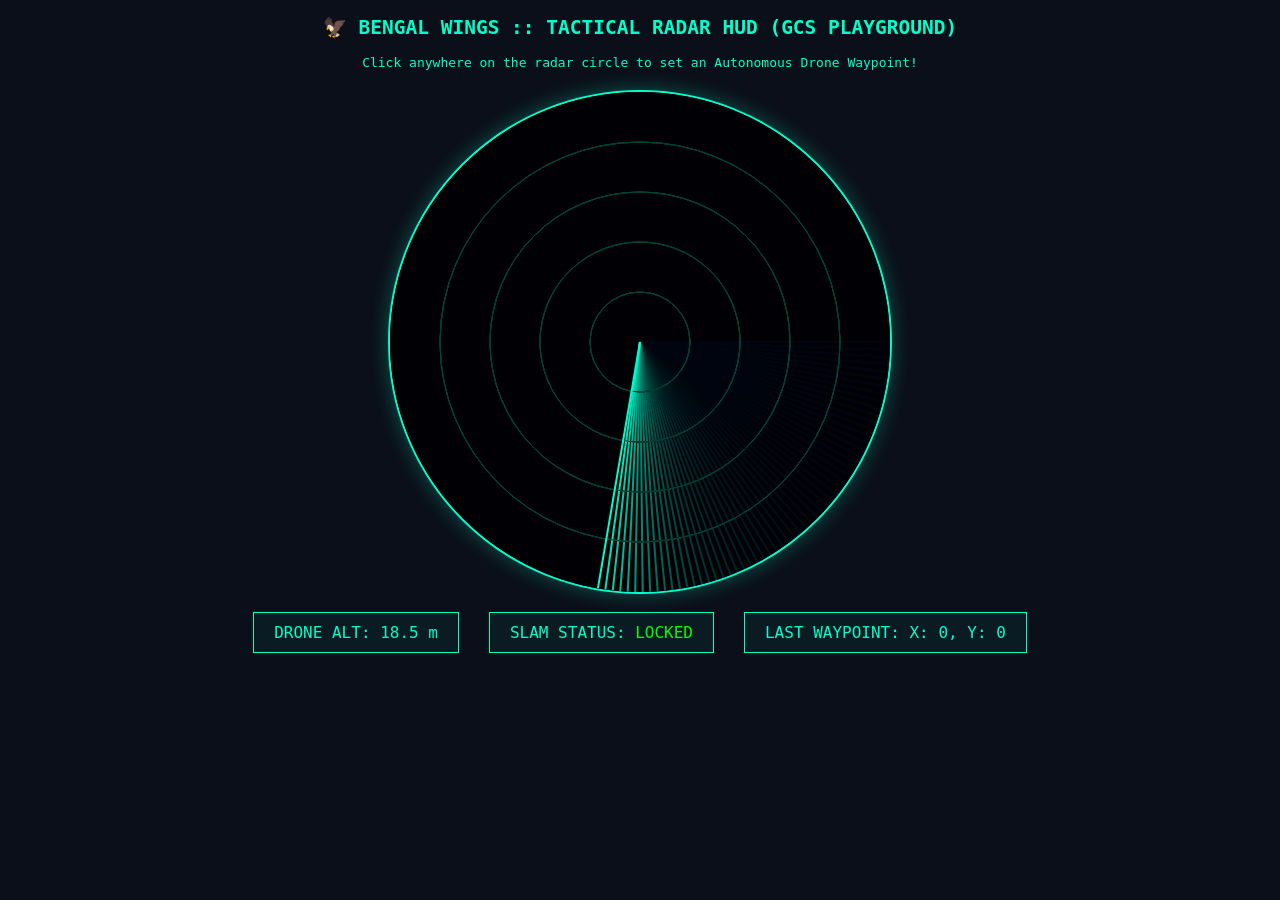
<file: playground/04_radar_tactical_dashboard.html>
<!-- Save as 04_radar_tactical_dashboard.html and open in any web browser -->
<!DOCTYPE html>
<html lang="en">
<head>
    <meta charset="UTF-8">
    <title>Bengal Wings - Tactical Radar Dashboard</title>
    <style>
        body { background-color: #0b0f19; color: #00ffcc; font-family: monospace; text-align: center; margin: 0; }
        #canvas-container { margin-top: 20px; }
        canvas { border: 2px solid #00ffcc; background-color: #050811; border-radius: 50%; box-shadow: 0 0 20px rgba(0,255,204,0.3); }
        .hud-panel { display: flex; justify-content: center; gap: 30px; margin-top: 15px; font-size: 16px; }
        .panel-box { border: 1px solid #00ffcc; padding: 10px 20px; background: rgba(0,255,204,0.05); }
    </style>
</head>
<body>

    <h2>🦅 BENGAL WINGS :: TACTICAL RADAR HUD (GCS PLAYGROUND)</h2>
    <p>Click anywhere on the radar circle to set an Autonomous Drone Waypoint!</p>

    <div id="canvas-container">
        <canvas id="radar" width="500" height="500"></canvas>
    </div>

    <div class="hud-panel">
        <div class="panel-box">DRONE ALT: <span id="alt">18.5</span> m</div>
        <div class="panel-box">SLAM STATUS: <span style="color: #00ff00;">LOCKED</span></div>
        <div class="panel-box">LAST WAYPOINT: <span id="wpt">X: 0, Y: 0</span></div>
    </div>

    <script>
        const canvas = document.getElementById('radar');
        const ctx = canvas.getContext('2d');
        const center = canvas.width / 2;
        let angle = 0;
        let waypoints = [];

        function drawRadar() {
            ctx.fillStyle = 'rgba(5, 8, 17, 0.1)';
            ctx.fillRect(0, 0, canvas.width, canvas.height);

            // Draw Radar Circles
            ctx.strokeStyle = '#004433';
            ctx.lineWidth = 1;
            for (let r = 50; r < center; r += 50) {
                ctx.beginPath();
                ctx.arc(center, center, r, 0, 2 * Math.PI);
                ctx.stroke();
            }

            // Draw Sweeping Line
            ctx.strokeStyle = '#00ffcc';
            ctx.lineWidth = 2;
            ctx.beginPath();
            ctx.moveTo(center, center);
            ctx.lineTo(center + center * Math.cos(angle), center + center * Math.sin(angle));
            ctx.stroke();

            // Draw User Placed Waypoints
            waypoints.forEach((wpt, idx) => {
                ctx.fillStyle = '#ff3366';
                ctx.beginPath();
                ctx.arc(wpt.x, wpt.y, 6, 0, 2 * Math.PI);
                ctx.fill();
                ctx.fillText(`WPT ${idx+1}`, wpt.x + 8, wpt.y + 4);
            });

            angle += 0.03;
            requestAnimationFrame(drawRadar);
        }

        canvas.addEventListener('click', (e) => {
            const rect = canvas.getBoundingClientRect();
            const x = e.clientX - rect.left;
            const y = e.clientY - rect.top;
            waypoints.push({x, y});
            
            // Map Screen pixels to local meter grid
            let meterX = ((x - center) / 10).toFixed(2);
            let meterY = ((center - y) / 10).toFixed(2);
            document.getElementById('wpt').innerText = `X: ${meterX}m, Y: ${meterY}m`;
        });

        drawRadar();
    </script>
</body>
</html>
</file>
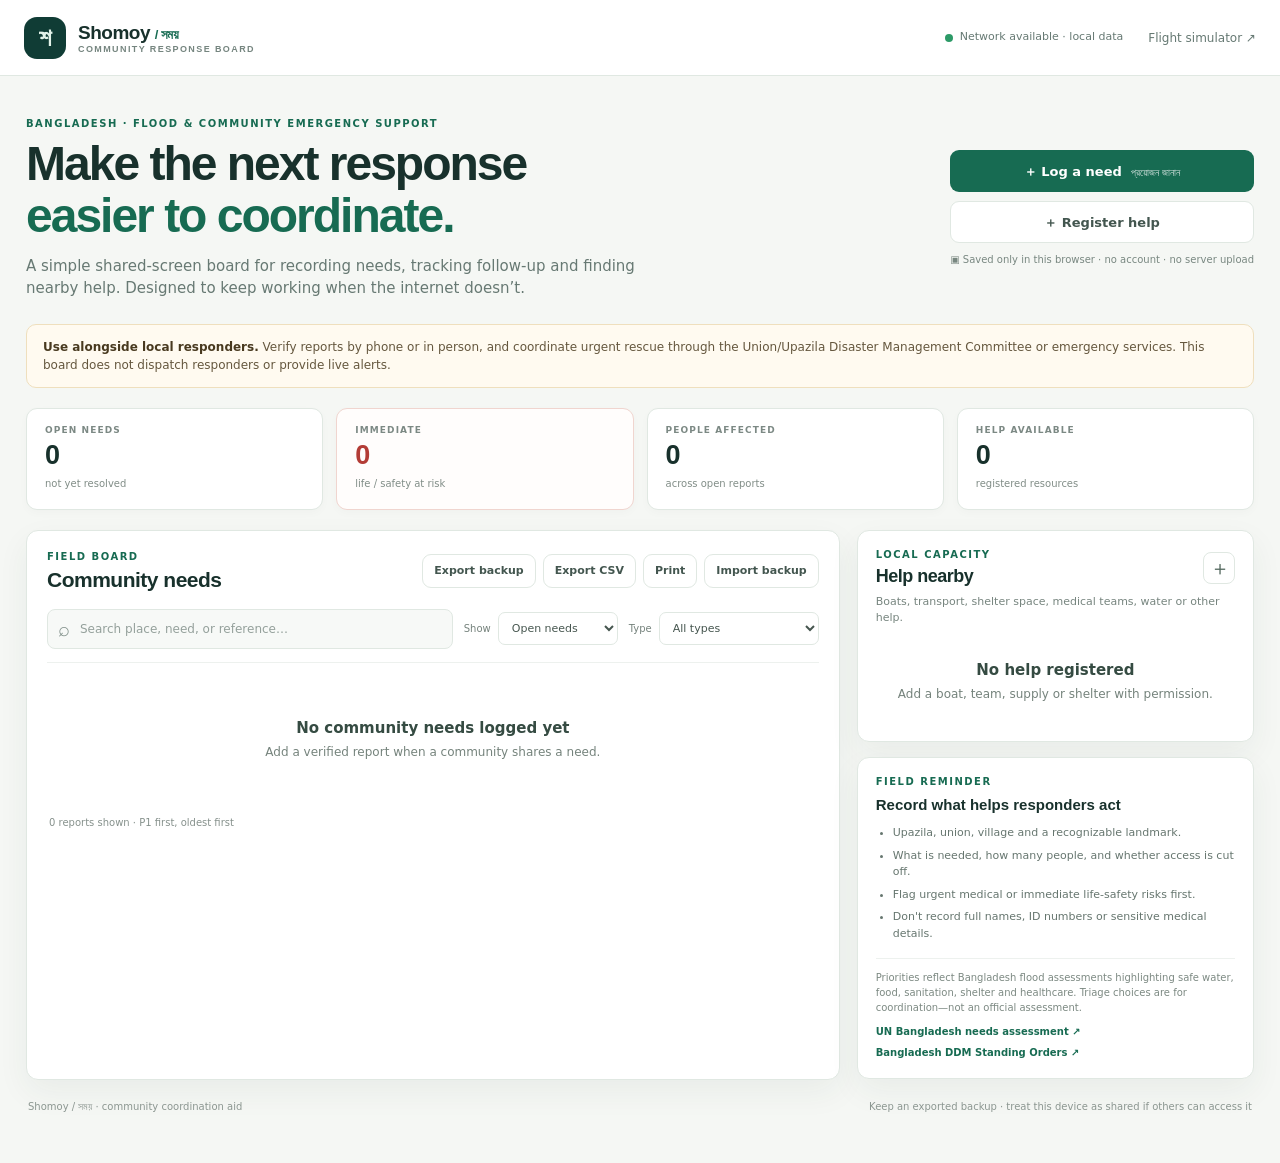
<file: gcs/web/response.html>
<!doctype html>
<html lang="en">
<head>
  <meta charset="utf-8">
  <meta name="viewport" content="width=device-width, initial-scale=1">
  <meta name="theme-color" content="#103c35">
  <meta name="description" content="An offline-capable, locally stored flood response board for community volunteers in Bangladesh.">
  <title>Shomoy — Community Response Board</title>
  <link rel="stylesheet" href="response.css">
</head>
<body>
  <header class="topbar">
    <a class="brand" href="response.html" aria-label="Shomoy response board home">
      <span class="brand-mark" aria-hidden="true">শ</span>
      <span><strong>Shomoy <small>/ সময়</small></strong><em>COMMUNITY RESPONSE BOARD</em></span>
    </a>
    <div class="top-actions">
      <span id="connection-state" class="connection"><i></i><span>Checking…</span></span>
      <a class="quiet-link" href="/" title="Open the Bengal Wings simulation dashboard">Flight simulator <span aria-hidden="true">↗</span></a>
    </div>
  </header>

  <main class="shell">
    <section class="intro">
      <div>
        <p class="eyebrow">BANGLADESH · FLOOD & COMMUNITY EMERGENCY SUPPORT</p>
        <h1>Make the next response<br><span>easier to coordinate.</span></h1>
        <p class="lede">A simple shared-screen board for recording needs, tracking follow-up and finding nearby help. Designed to keep working when the internet doesn’t.</p>
      </div>
      <div class="intro-actions">
        <button class="button primary" id="new-request">＋ Log a need <span lang="bn">প্রয়োজন জানান</span></button>
        <button class="button secondary" id="new-resource">＋ Register help</button>
        <div class="privacy-note"><span aria-hidden="true">▣</span> Saved only in this browser · no account · no server upload</div>
      </div>
    </section>

    <div class="notice" role="note">
      <strong>Use alongside local responders.</strong> Verify reports by phone or in person, and coordinate urgent rescue through the Union/Upazila Disaster Management Committee or emergency services. This board does not dispatch responders or provide live alerts.
    </div>

    <section class="metrics" aria-label="Board summary">
      <article class="metric"><span>OPEN NEEDS</span><strong id="metric-open">0</strong><small>not yet resolved</small></article>
      <article class="metric urgent"><span>IMMEDIATE</span><strong id="metric-critical">0</strong><small>life / safety at risk</small></article>
      <article class="metric"><span>PEOPLE AFFECTED</span><strong id="metric-people">0</strong><small>across open reports</small></article>
      <article class="metric"><span>HELP AVAILABLE</span><strong id="metric-resources">0</strong><small>registered resources</small></article>
    </section>

    <section class="workspace">
      <div class="board panel">
        <div class="panel-head">
          <div><p class="eyebrow">FIELD BOARD</p><h2>Community needs</h2></div>
          <div class="head-actions">
            <button class="button small secondary" id="export-data" title="Download a backup of this board">Export backup</button>
            <button class="button small secondary" id="export-csv" title="Download need reports as a spreadsheet-compatible CSV">Export CSV</button>
            <button class="button small secondary" id="print-board">Print</button>
            <label class="button small secondary file-button" for="import-file">Import backup</label>
            <input id="import-file" type="file" accept="application/json,.json" hidden>
          </div>
        </div>
        <div class="filters">
          <label class="search"><span aria-hidden="true">⌕</span><input id="search" type="search" placeholder="Search place, need, or reference…" aria-label="Search reports"></label>
          <label class="filter-label">Show
            <select id="status-filter"><option value="active">Open needs</option><option value="all">All reports</option><option value="resolved">Resolved</option></select>
          </label>
          <label class="filter-label">Type
            <select id="category-filter"><option value="all">All types</option><option value="Rescue">Rescue / evacuation</option><option value="Medical">Medical</option><option value="Safe water">Safe water</option><option value="Food">Food</option><option value="Shelter">Shelter</option><option value="Sanitation">Sanitation</option><option value="Access">Road / access</option><option value="Other">Other</option></select>
          </label>
        </div>
        <div id="request-list" class="request-list" aria-live="polite"></div>
        <p id="list-count" class="list-count"></p>
      </div>

      <aside class="sidebar">
        <section class="panel resource-panel">
          <div class="panel-head compact"><div><p class="eyebrow">LOCAL CAPACITY</p><h2>Help nearby</h2></div><button id="new-resource-mini" class="icon-button" aria-label="Register help">＋</button></div>
          <p class="subtle">Boats, transport, shelter space, medical teams, water or other help.</p>
          <div id="resource-list" class="resource-list"></div>
        </section>
        <section class="panel guide-panel">
          <p class="eyebrow">FIELD REMINDER</p>
          <h3>Record what helps responders act</h3>
          <ul>
            <li>Upazila, union, village and a recognizable landmark.</li>
            <li>What is needed, how many people, and whether access is cut off.</li>
            <li>Flag urgent medical or immediate life-safety risks first.</li>
            <li>Don't record full names, ID numbers or sensitive medical details.</li>
          </ul>
          <p class="source-note">Priorities reflect Bangladesh flood assessments highlighting safe water, food, sanitation, shelter and healthcare. Triage choices are for coordination—not an official assessment.</p>
          <div class="source-links"><a href="https://bangladesh.un.org/en/247856-pre-crisis-assessment-monsoon-flooding-bangladesh-humanitarian-coordination-task-team-hctt" target="_blank" rel="noopener">UN Bangladesh needs assessment ↗</a><a href="https://ddm.gov.bd/site/view/policies/%E0%A6%8F%E0%A6%B8%E0%A6%93%E0%A6%A1%E0%A6%BF%28SOD%29)" target="_blank" rel="noopener">Bangladesh DDM Standing Orders ↗</a></div>
        </section>
      </aside>
    </section>

    <footer class="footer"><span>Shomoy / সময় · community coordination aid</span><span>Keep an exported backup · treat this device as shared if others can access it</span></footer>
  </main>

  <dialog id="request-dialog" class="dialog">
    <form id="request-form" method="dialog">
      <div class="dialog-head"><div><p class="eyebrow">FIELD REPORT</p><h2>Log a community need</h2></div><button class="icon-button close-dialog" type="button" aria-label="Close">×</button></div>
      <p class="form-intro">Share only what responders need to locate and assess the request. No names or ID numbers. P1 means danger now; P2 means urgent within hours; P3 means follow-up. Use judgement and verify with responders—this is not an official triage score.</p>
      <div class="form-grid">
        <label class="span-2">Short description <span class="required">*</span><input name="title" required maxlength="100" placeholder="e.g. 3 households stranded near the east bridge"></label>
        <label>Need type <span class="required">*</span><select name="category" required><option>Rescue</option><option>Medical</option><option>Safe water</option><option>Food</option><option>Shelter</option><option>Sanitation</option><option>Access</option><option>Other</option></select></label>
        <label>Urgency <span class="required">*</span><select name="priority" required><option value="P1">P1 · Immediate safety risk</option><option value="P2" selected>P2 · Urgent, within hours</option><option value="P3">P3 · Needs follow-up</option></select></label>
        <label class="span-2">Location: upazila / union / village / landmark <span class="required">*</span><input name="location" required maxlength="180" placeholder="e.g. Sariakandi / Kutubpur Union / near the school"></label>
        <label>People affected <input name="people" type="number" min="0" max="100000" step="1" value="1" inputmode="numeric"></label>
        <label>People needing extra assistance <input name="vulnerable" type="number" min="0" max="100000" step="1" value="0" inputmode="numeric"><small>For example: children, older people, people with disabilities.</small></label>
        <label class="span-2">What is needed / situation <textarea name="details" rows="3" maxlength="600" placeholder="Describe the need, water/access conditions, and any safe contact route. Avoid personal medical details."></textarea></label>
        <label>Access conditions <select name="access"><option value="Unknown">Unknown</option><option value="Reachable">Reachable</option><option value="Difficult">Difficult access</option><option value="Cut off">Cut off / isolated</option></select></label>
        <label>Reference / safe contact route <input name="contact" maxlength="80" placeholder="e.g. volunteer radio team 2 (no personal name)"></label>
        <div class="coords span-2"><div><strong>Optional location pin</strong><small>Only if safe and consented. GPS is not sent anywhere.</small></div><button type="button" id="get-location" class="button small secondary">Use this device's location</button></div>
        <label>Latitude <input name="lat" type="number" min="-90" max="90" step="any" placeholder="Optional"></label>
        <label>Longitude <input name="lon" type="number" min="-180" max="180" step="any" placeholder="Optional"></label>
      </div>
      <div class="form-actions"><button type="button" class="button secondary close-dialog">Cancel</button><button type="submit" class="button primary">Save report</button></div>
    </form>
  </dialog>

  <dialog id="resource-dialog" class="dialog">
    <form id="resource-form" method="dialog">
      <div class="dialog-head"><div><p class="eyebrow">LOCAL CAPACITY</p><h2>Register available help</h2></div><button class="icon-button close-dialog" type="button" aria-label="Close">×</button></div>
      <p class="form-intro">List a resource only with permission. Do not publish private phone numbers or sensitive locations.</p>
      <div class="form-grid">
        <label class="span-2">Resource / team <span class="required">*</span><input name="name" required maxlength="100" placeholder="e.g. Rescue boat, crew of 3"></label>
        <label>Type <select name="type"><option>Boat</option><option>Transport</option><option>Medical team</option><option>Shelter space</option><option>Safe water</option><option>Food</option><option>Rescue team</option><option>Other</option></select></label>
        <label>Quantity / capacity <input name="quantity" maxlength="50" placeholder="e.g. 1 boat / 20 people"></label>
        <label class="span-2">Location / coverage area <input name="location" required maxlength="160" placeholder="Union, village or operating area"></label>
        <label class="span-2">Availability <select name="status"><option value="Available">Available</option><option value="Busy">Busy / assigned</option><option value="Unavailable">Unavailable</option></select></label>
      </div>
      <div class="form-actions"><button type="button" class="button secondary close-dialog">Cancel</button><button type="submit" class="button primary">Save resource</button></div>
    </form>
  </dialog>

  <dialog id="detail-dialog" class="dialog detail-dialog"><div id="detail-content"></div></dialog>
  <div id="toast" class="toast" role="status" aria-live="polite"></div>
  <script src="response.js" defer></script>
</body>
</html>
</file>
<file: gcs/web/response.css>
:root{--ink:#18312c;--muted:#667973;--green:#176b52;--green-dark:#103c35;--mint:#e7f2ec;--paper:#f5f7f4;--line:#e0e8e2;--white:#fff;--amber:#a75b14;--amber-bg:#fff3e1;--red:#b33c36;--red-bg:#fff0ed;--shadow:0 12px 32px rgba(28,60,47,.06)}
*{box-sizing:border-box}body{margin:0;background:var(--paper);color:var(--ink);font:15px/1.5 'DM Sans',system-ui,-apple-system,sans-serif}button,input,select,textarea{font:inherit}button,a,select{touch-action:manipulation}a{color:var(--green)}.topbar{height:76px;padding:0 max(24px,calc((100vw - 1280px)/2));display:flex;align-items:center;justify-content:space-between;background:#fff;border-bottom:1px solid var(--line)}.brand{display:flex;align-items:center;gap:12px;text-decoration:none;color:var(--ink)}.brand-mark{width:42px;height:42px;border-radius:13px;background:var(--green-dark);color:#e2f2e9;display:grid;place-items:center;font:700 24px 'Manrope',sans-serif}.brand strong{display:block;font:800 19px 'Manrope',sans-serif;letter-spacing:-.5px}.brand strong small{font:600 13px 'DM Sans',sans-serif;color:var(--green)}.brand em{display:block;font:700 9px 'DM Sans',sans-serif;letter-spacing:1.4px;color:#75857f;font-style:normal}.top-actions{display:flex;align-items:center;gap:25px}.quiet-link{font-size:12px;text-decoration:none;color:var(--muted)}.connection{font-size:11px;color:var(--muted);display:flex;align-items:center;gap:7px}.connection i{width:8px;height:8px;border-radius:50%;background:#dda14c}.connection.online i{background:#2c9a67}.connection.offline i{background:#d47a4b}.shell{max-width:1280px;margin:auto;padding:42px 26px 30px}.intro{display:flex;justify-content:space-between;align-items:center;gap:30px;margin-bottom:24px}.eyebrow{margin:0 0 8px;color:var(--green);font-size:10px;line-height:1.2;font-weight:700;letter-spacing:1.5px}.intro h1{font:800 clamp(32px,4vw,48px)/1.08 'Manrope',sans-serif;letter-spacing:-2px;margin:0 0 13px}.intro h1 span{color:var(--green)}.lede{margin:0;max-width:620px;color:#677973;font-size:15px}.intro-actions{min-width:240px;display:grid;gap:9px}.button{border:1px solid transparent;border-radius:9px;min-height:42px;padding:10px 16px;font-weight:700;font-size:13px;cursor:pointer;transition:transform .12s,background .12s,border-color .12s}.button:hover{transform:translateY(-1px)}.button.primary{background:var(--green);color:white}.button.primary:hover{background:#10563f}.button.primary span{font-size:10px;font-weight:500;margin-left:5px;opacity:.83}.button.secondary{background:#fff;border-color:var(--line);color:#43564f}.button.secondary:hover{border-color:#a7c5b3}.button.small{min-height:34px;padding:7px 11px;font-size:11px}.privacy-note{color:#788780;font-size:10px;text-align:center}.notice{border:1px solid #efdfbd;background:#fffaf0;color:#65573e;border-radius:10px;padding:13px 16px;margin:0 0 20px;font-size:12px}.notice strong{color:#48391f}.metrics{display:grid;grid-template-columns:repeat(4,1fr);gap:13px;margin-bottom:20px}.metric{background:#fff;border:1px solid var(--line);border-radius:11px;padding:15px 18px;box-shadow:0 3px 10px rgba(28,60,47,.025)}.metric span{display:block;font-size:9px;letter-spacing:1.1px;font-weight:700;color:#7c8984}.metric strong{display:block;font:800 27px 'Manrope',sans-serif;margin:3px 0 0}.metric small{font-size:10px;color:#818d87}.metric.urgent{border-color:#f0d5cf;background:#fffdfc}.metric.urgent strong{color:var(--red)}.workspace{display:grid;grid-template-columns:minmax(0,1.7fr) minmax(300px,.83fr);gap:17px;align-items:start}.panel{background:#fff;border:1px solid var(--line);border-radius:12px;box-shadow:var(--shadow)}.board{min-height:550px;padding:20px}.panel-head{display:flex;align-items:center;justify-content:space-between;gap:14px}.panel-head h2{margin:0;font:700 21px 'Manrope',sans-serif;letter-spacing:-.5px}.panel-head .eyebrow{margin-bottom:5px}.head-actions{display:flex;gap:7px}.file-button{display:inline-flex;align-items:center;cursor:pointer}.filters{display:flex;align-items:center;gap:11px;padding:17px 0 13px;border-bottom:1px solid #edf1ee}.search{flex:1;display:flex;align-items:center;gap:8px;background:#f7f9f7;border:1px solid var(--line);border-radius:8px;padding:0 10px;min-width:130px}.search span{font-size:20px;color:#81908a}.search input{width:100%;height:38px;background:transparent;border:0;outline:0;font-size:12px;color:var(--ink)}.search input::placeholder{color:#94a09b}.filter-label{display:flex;align-items:center;gap:7px;white-space:nowrap;color:#75827c;font-size:10px}.filter-label select{border:1px solid var(--line);border-radius:7px;background:white;color:#46564f;padding:8px 22px 8px 9px;font-size:11px;max-width:160px}.request-list{display:grid;gap:9px;padding-top:12px}.request-card{border:1px solid #e8eeea;border-radius:9px;padding:13px 14px;display:grid;grid-template-columns:minmax(0,1fr) auto;gap:5px 12px;cursor:pointer;transition:border .12s,box-shadow .12s}.request-card:hover,.request-card:focus{border-color:#a9c9b7;box-shadow:0 4px 12px rgba(23,107,82,.07);outline:none}.request-title{font-weight:700;font-size:13px;overflow-wrap:anywhere}.request-place{color:#65756f;font-size:11px;overflow-wrap:anywhere}.request-summary{color:#677770;font-size:11px;grid-column:1/-1;display:flex;gap:12px;flex-wrap:wrap}.request-bottom{display:flex;align-items:center;gap:7px;grid-column:1/-1;margin-top:4px}.badge{display:inline-flex;align-items:center;border-radius:20px;padding:4px 8px;font-size:9px;font-weight:700;letter-spacing:.4px;white-space:nowrap}.priority-P1{background:var(--red-bg);color:var(--red)}.priority-P2{background:var(--amber-bg);color:var(--amber)}.priority-P3{background:#eef2ef;color:#64726b}.status-chip{background:#eff5f1;color:#506a5d}.status-Verified{background:#e7f1ff;color:#3a6395}.status-Assigned{background:#eeeafa;color:#6551a2}.status-Resolved{background:#e8f4e9;color:#347247}.request-time{margin-left:auto;color:#87938d;font-size:10px}.list-count{font-size:10px;color:#86918c;margin:12px 2px 0}.empty-state{padding:42px 20px;text-align:center;color:#75837c}.empty-state strong{display:block;color:#354b42;margin-bottom:4px}.empty-state p{font-size:12px;margin:0}.sidebar{display:grid;gap:15px}.resource-panel,.guide-panel{padding:18px}.panel-head.compact h2{font-size:18px}.icon-button{height:32px;width:32px;border:1px solid var(--line);background:#fff;border-radius:8px;color:#53685e;font-size:20px;line-height:1;cursor:pointer}.icon-button:hover{background:#eff6f1}.subtle{font-size:11px;color:#77857f;margin:7px 0 12px}.resource-list{display:grid;gap:7px}.resource-card{border:1px solid #e8eeea;border-radius:8px;padding:10px 11px}.resource-top{display:flex;justify-content:space-between;align-items:center;gap:8px}.resource-name{font-size:12px;font-weight:700}.resource-meta{font-size:10px;color:#73817a;margin-top:4px;overflow-wrap:anywhere}.resource-actions{display:flex;gap:6px;margin-top:8px}.text-action{border:0;background:none;padding:0;color:var(--green);font-size:10px;font-weight:700;cursor:pointer}.text-action.remove{color:#a54a45}.availability{font-size:9px;font-weight:700;border-radius:20px;padding:4px 7px;background:#e8f4eb;color:#347247;white-space:nowrap}.availability-Busy{background:#fff3e1;color:#946018}.availability-Unavailable{background:#f1f1f1;color:#758078}.guide-panel h3{font:700 15px 'Manrope',sans-serif;margin:0 0 9px}.guide-panel ul{padding-left:17px;margin:0 0 13px;color:#66766f;font-size:11px}.guide-panel li{padding:3px 0}.source-note{font-size:10px;line-height:1.5;color:#7c8982;border-top:1px solid #edf1ee;padding-top:11px;margin:0 0 9px}.source-links{display:grid;gap:6px}.source-links a{font-size:10px;font-weight:600;text-decoration:none}.footer{display:flex;justify-content:space-between;gap:10px;color:#8b9690;font-size:10px;padding:19px 2px}.dialog{width:min(640px,calc(100% - 24px));max-height:calc(100% - 24px);padding:0;border:1px solid var(--line);border-radius:14px;box-shadow:0 24px 80px #12312633;color:var(--ink)}.dialog::backdrop{background:rgba(16,34,28,.48);backdrop-filter:blur(2px)}.dialog form,#detail-content{padding:23px}.dialog-head{display:flex;justify-content:space-between;align-items:start;gap:12px}.dialog-head h2{font:700 23px 'Manrope',sans-serif;margin:0}.close-dialog{font-size:22px}.form-intro{font-size:11px;color:#73817a;margin:9px 0 18px}.form-grid{display:grid;grid-template-columns:1fr 1fr;gap:13px}.form-grid label{font-size:11px;font-weight:600;color:#4a5c54;display:grid;gap:5px}.required{color:#bc4e42}.form-grid input,.form-grid select,.form-grid textarea{width:100%;border:1px solid #dce5de;border-radius:7px;background:#fff;padding:10px 11px;color:#213d32;font-size:12px;outline:none}.form-grid input:focus,.form-grid select:focus,.form-grid textarea:focus{border-color:#6ba888;box-shadow:0 0 0 3px #e5f2e9}.form-grid label small{font-weight:400;font-size:9px;color:#829088}.span-2{grid-column:span 2}.coords{display:flex;align-items:center;justify-content:space-between;gap:12px;background:#f6f8f6;border-radius:8px;padding:10px 12px}.coords strong,.coords small{display:block;font-size:11px}.coords small{font-size:9px;color:#7b8881}.form-actions{display:flex;justify-content:flex-end;gap:8px;padding-top:18px}.detail-dialog{width:min(580px,calc(100% - 24px))}.detail-meta{font-size:12px;color:#64746d;line-height:1.7}.detail-title{font:700 23px/1.25 'Manrope',sans-serif;margin:6px 0 11px;overflow-wrap:anywhere}.detail-description{white-space:pre-wrap;background:#f7f9f7;padding:12px;border-radius:8px;font-size:12px;color:#53655d;overflow-wrap:anywhere}.detail-grid{display:grid;grid-template-columns:1fr 1fr;gap:12px;margin:15px 0}.detail-field label{display:block;font-size:9px;color:#89948e;text-transform:uppercase;letter-spacing:.8px}.detail-field strong{display:block;font-size:12px;margin-top:3px;overflow-wrap:anywhere}.detail-edit{display:grid;grid-template-columns:1fr 1fr;gap:11px}.detail-edit label{display:grid;gap:5px;font-size:10px;font-weight:700;color:#56675f}.detail-edit input,.detail-edit select{width:100%;border:1px solid var(--line);border-radius:7px;padding:9px;font-size:11px;background:white}.detail-actions{display:flex;justify-content:space-between;gap:8px;margin-top:17px}.detail-actions>div{display:flex;gap:7px}.toast{position:fixed;bottom:22px;left:50%;transform:translate(-50%,20px);opacity:0;pointer-events:none;background:#173c31;color:white;border-radius:9px;padding:10px 15px;font-size:12px;box-shadow:0 6px 22px #102d2450;transition:.2s;z-index:9;max-width:calc(100vw - 24px)}.toast.show{opacity:1;transform:translate(-50%,0)}
@media(max-width:900px){.workspace{grid-template-columns:1fr}.sidebar{grid-template-columns:1fr 1fr}.intro{align-items:flex-start}.intro-actions{min-width:215px}.topbar{padding:0 20px}}
@media(max-width:620px){.topbar{height:66px;padding:0 14px}.brand-mark{width:36px;height:36px}.brand strong{font-size:17px}.brand em{font-size:8px}.top-actions{gap:12px}.quiet-link{display:none}.shell{padding:27px 13px 20px}.intro{display:block}.intro h1{font-size:35px}.intro-actions{margin-top:19px;grid-template-columns:1fr 1fr}.intro-actions .primary{grid-column:span 2}.privacy-note{grid-column:span 2}.notice{font-size:11px}.metrics{grid-template-columns:1fr 1fr;gap:8px}.metric{padding:12px}.metric strong{font-size:23px}.workspace{gap:11px}.board{padding:14px;min-height:0}.panel-head{align-items:flex-start;flex-wrap:wrap}.head-actions{gap:5px;flex-wrap:wrap}.head-actions .button{font-size:9px;padding:6px}.filters{flex-wrap:wrap}.search{flex-basis:100%}.filter-label{flex:1}.filter-label select{max-width:100%;flex:1}.request-card{padding:11px}.sidebar{grid-template-columns:1fr}.footer{display:grid}.dialog form,#detail-content{padding:18px}.form-grid{gap:10px}.coords{align-items:flex-start;flex-direction:column}.detail-edit,.detail-grid{grid-template-columns:1fr 1fr}}
@media print{body{background:#fff}.topbar,.intro-actions,.head-actions,.filters,.sidebar,.notice,.footer,.request-bottom button,.quiet-link{display:none!important}.shell{max-width:none;padding:0}.intro{margin:0 0 15px}.intro h1{font-size:25px}.workspace{display:block}.panel{box-shadow:none}.request-card{break-inside:avoid}.metrics{grid-template-columns:repeat(4,1fr)}}
</file>
